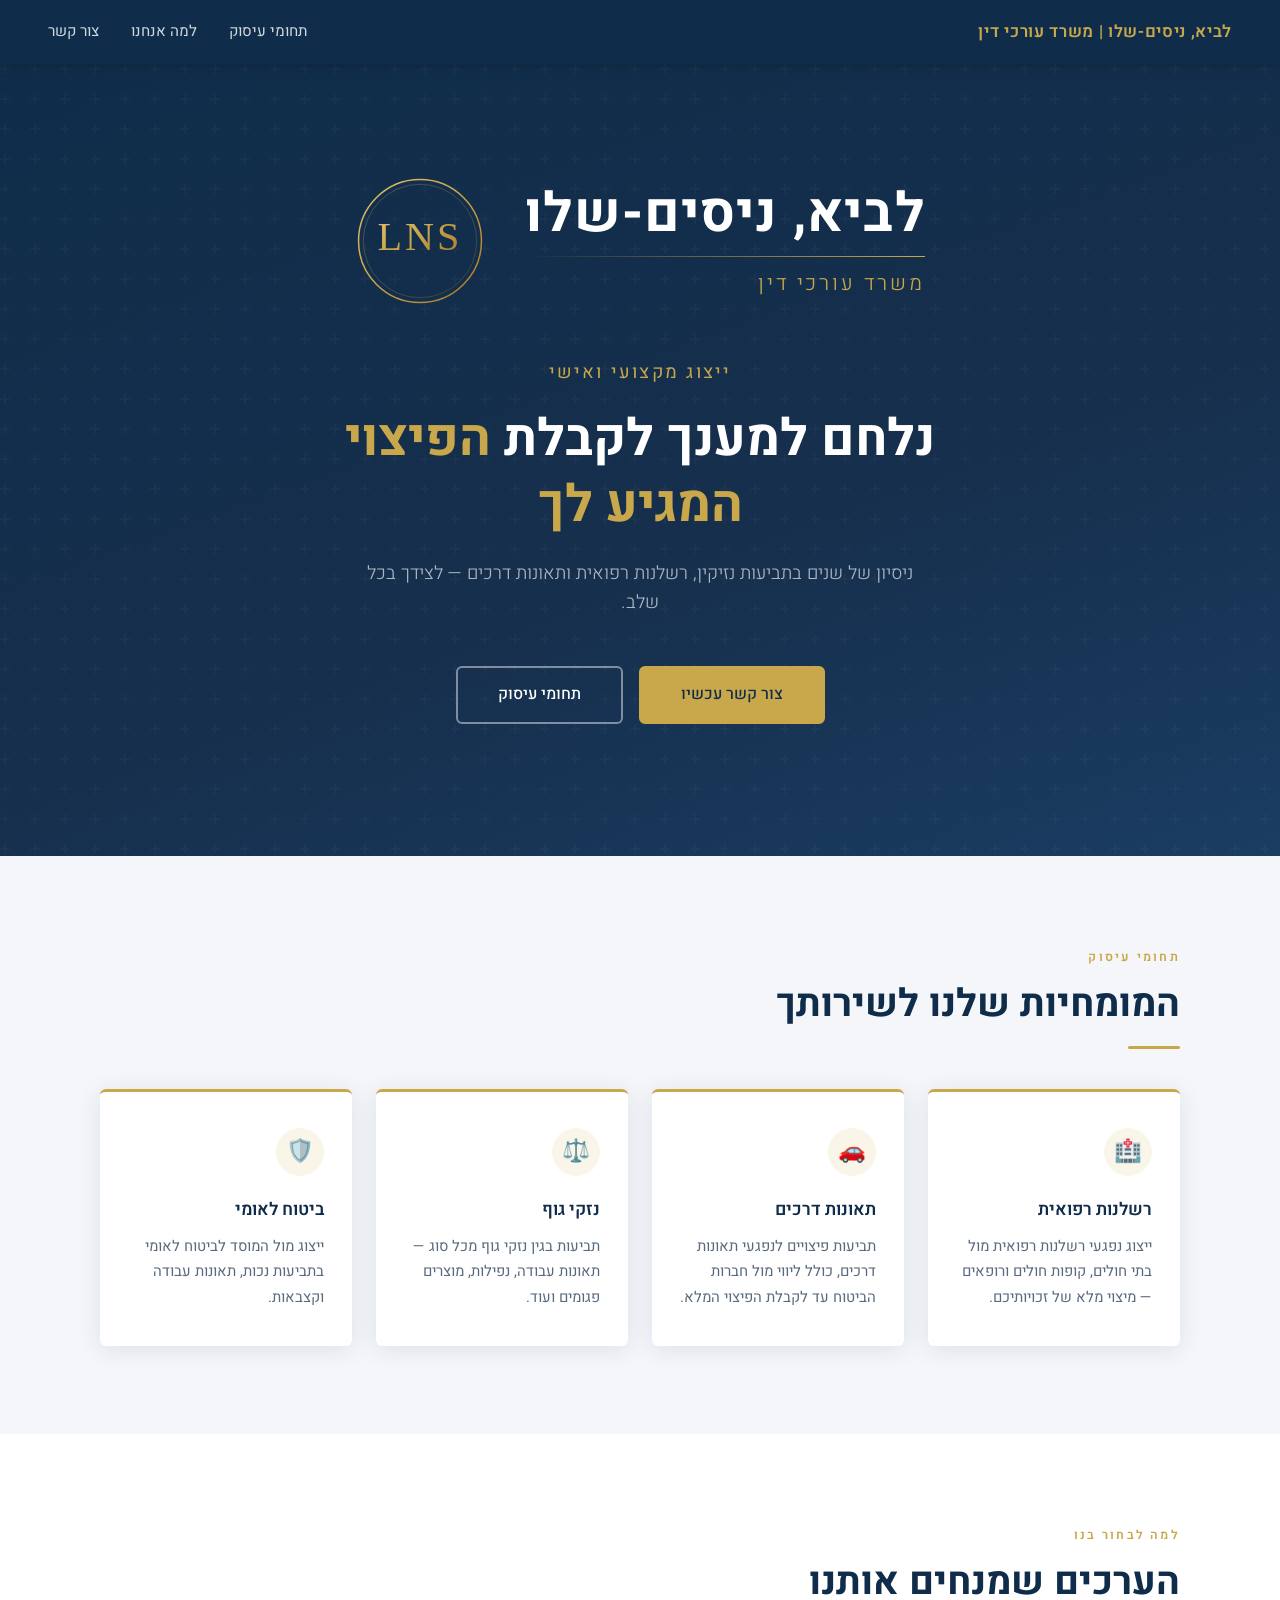
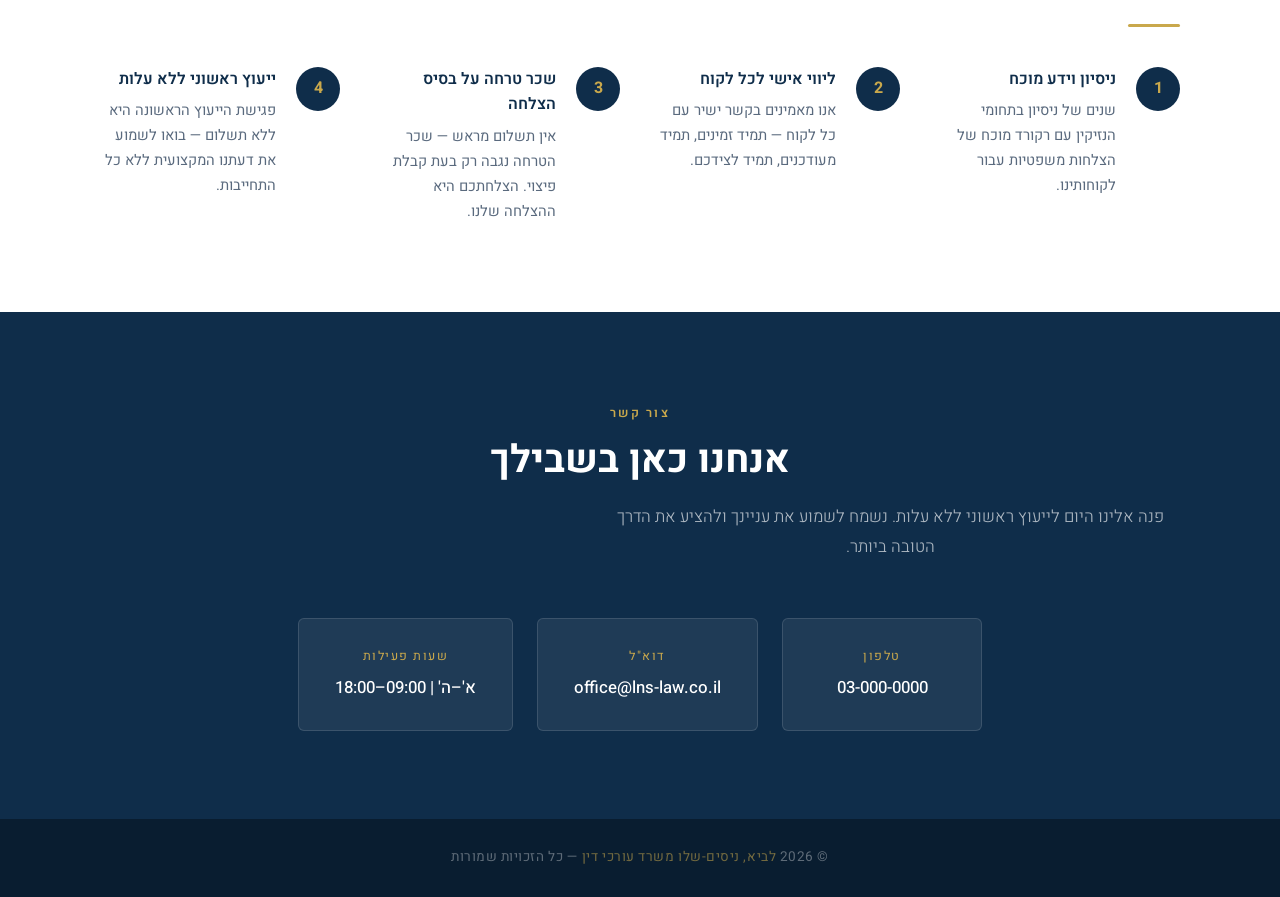
<file: index.html>
<!DOCTYPE html>
<html lang="he" dir="rtl">
<head>
    <meta charset="UTF-8">
    <meta name="viewport" content="width=device-width, initial-scale=1.0">
    <title>לביא, ניסים-שלו | משרד עורכי דין</title>
    <link href="https://fonts.googleapis.com/css2?family=Heebo:wght@300;400;500;600;700&display=swap" rel="stylesheet">
    <link rel="stylesheet" href="style.css">
</head>
<body>

    <nav>
        <a href="#" class="nav-brand">לביא, ניסים-שלו | משרד עורכי דין</a>
        <ul class="nav-links">
            <li><a href="#areas">תחומי עיסוק</a></li>
            <li><a href="#why">למה אנחנו</a></li>
            <li><a href="#contact">צור קשר</a></li>
        </ul>
    </nav>

    <section class="hero">
        <div class="hero-logo-block">
            <div class="hero-firm">
                <div class="hero-firm-name">לביא, ניסים-שלו</div>
                <div class="hero-firm-divider"></div>
                <div class="hero-firm-sub">משרד עורכי דין</div>
            </div>
            <div class="hero-emblem">
                <img src="logo.svg" alt="LNS">
            </div>
        </div>
        <div class="hero-tagline">ייצוג מקצועי ואישי</div>
        <h1>נלחם למענך לקבלת <em>הפיצוי המגיע לך</em></h1>
        <p class="hero-sub">ניסיון של שנים בתביעות נזיקין, רשלנות רפואית ותאונות דרכים — לצידך בכל שלב.</p>
        <div class="hero-cta">
            <a href="#contact" class="btn btn-gold">צור קשר עכשיו</a>
            <a href="#areas" class="btn btn-outline-white">תחומי עיסוק</a>
        </div>
    </section>

    <section class="areas-section" id="areas">
        <div class="section-inner">
            <div class="section-label">תחומי עיסוק</div>
            <h2 class="section-title">המומחיות שלנו לשירותך</h2>
            <div class="gold-divider"></div>
            <div class="areas-grid">
                <div class="area-card">
                    <div class="area-icon">🏥</div>
                    <h3>רשלנות רפואית</h3>
                    <p>ייצוג נפגעי רשלנות רפואית מול בתי חולים, קופות חולים ורופאים — מיצוי מלא של זכויותיכם.</p>
                </div>
                <div class="area-card">
                    <div class="area-icon">🚗</div>
                    <h3>תאונות דרכים</h3>
                    <p>תביעות פיצויים לנפגעי תאונות דרכים, כולל ליווי מול חברות הביטוח עד לקבלת הפיצוי המלא.</p>
                </div>
                <div class="area-card">
                    <div class="area-icon">⚖️</div>
                    <h3>נזקי גוף</h3>
                    <p>תביעות בגין נזקי גוף מכל סוג — תאונות עבודה, נפילות, מוצרים פגומים ועוד.</p>
                </div>
                <div class="area-card">
                    <div class="area-icon">🛡️</div>
                    <h3>ביטוח לאומי</h3>
                    <p>ייצוג מול המוסד לביטוח לאומי בתביעות נכות, תאונות עבודה וקצבאות.</p>
                </div>
            </div>
        </div>
    </section>

    <section class="why-section" id="why">
        <div class="section-inner">
            <div class="section-label">למה לבחור בנו</div>
            <h2 class="section-title">הערכים שמנחים אותנו</h2>
            <div class="gold-divider"></div>
            <div class="why-grid">
                <div class="why-item">
                    <div class="why-num">1</div>
                    <div>
                        <h3>ניסיון וידע מוכח</h3>
                        <p>שנים של ניסיון בתחומי הנזיקין עם רקורד מוכח של הצלחות משפטיות עבור לקוחותינו.</p>
                    </div>
                </div>
                <div class="why-item">
                    <div class="why-num">2</div>
                    <div>
                        <h3>ליווי אישי לכל לקוח</h3>
                        <p>אנו מאמינים בקשר ישיר עם כל לקוח — תמיד זמינים, תמיד מעודכנים, תמיד לצידכם.</p>
                    </div>
                </div>
                <div class="why-item">
                    <div class="why-num">3</div>
                    <div>
                        <h3>שכר טרחה על בסיס הצלחה</h3>
                        <p>אין תשלום מראש — שכר הטרחה נגבה רק בעת קבלת פיצוי. הצלחתכם היא ההצלחה שלנו.</p>
                    </div>
                </div>
                <div class="why-item">
                    <div class="why-num">4</div>
                    <div>
                        <h3>ייעוץ ראשוני ללא עלות</h3>
                        <p>פגישת הייעוץ הראשונה היא ללא תשלום — בואו לשמוע את דעתנו המקצועית ללא כל התחייבות.</p>
                    </div>
                </div>
            </div>
        </div>
    </section>

    <section class="contact-section" id="contact">
        <div class="section-inner">
            <div class="section-label">צור קשר</div>
            <h2 class="section-title">אנחנו כאן בשבילך</h2>
            <p class="section-desc">פנה אלינו היום לייעוץ ראשוני ללא עלות. נשמח לשמוע את עניינך ולהציע את הדרך הטובה ביותר.</p>
            <div class="contact-cards">
                <div class="contact-card">
                    <div class="cc-label">טלפון</div>
                    <a href="tel:+97200000000" class="cc-value">03-000-0000</a>
                </div>
                <div class="contact-card">
                    <div class="cc-label">דוא"ל</div>
                    <a href="mailto:office@lns-law.co.il" class="cc-value">office@lns-law.co.il</a>
                </div>
                <div class="contact-card">
                    <div class="cc-label">שעות פעילות</div>
                    <div class="cc-value">א'–ה' | 09:00–18:00</div>
                </div>
            </div>
        </div>
    </section>

    <footer>
        &copy; 2026 <span>לביא, ניסים-שלו משרד עורכי דין</span> &mdash; כל הזכויות שמורות
    </footer>

</body>
</html>
</file>
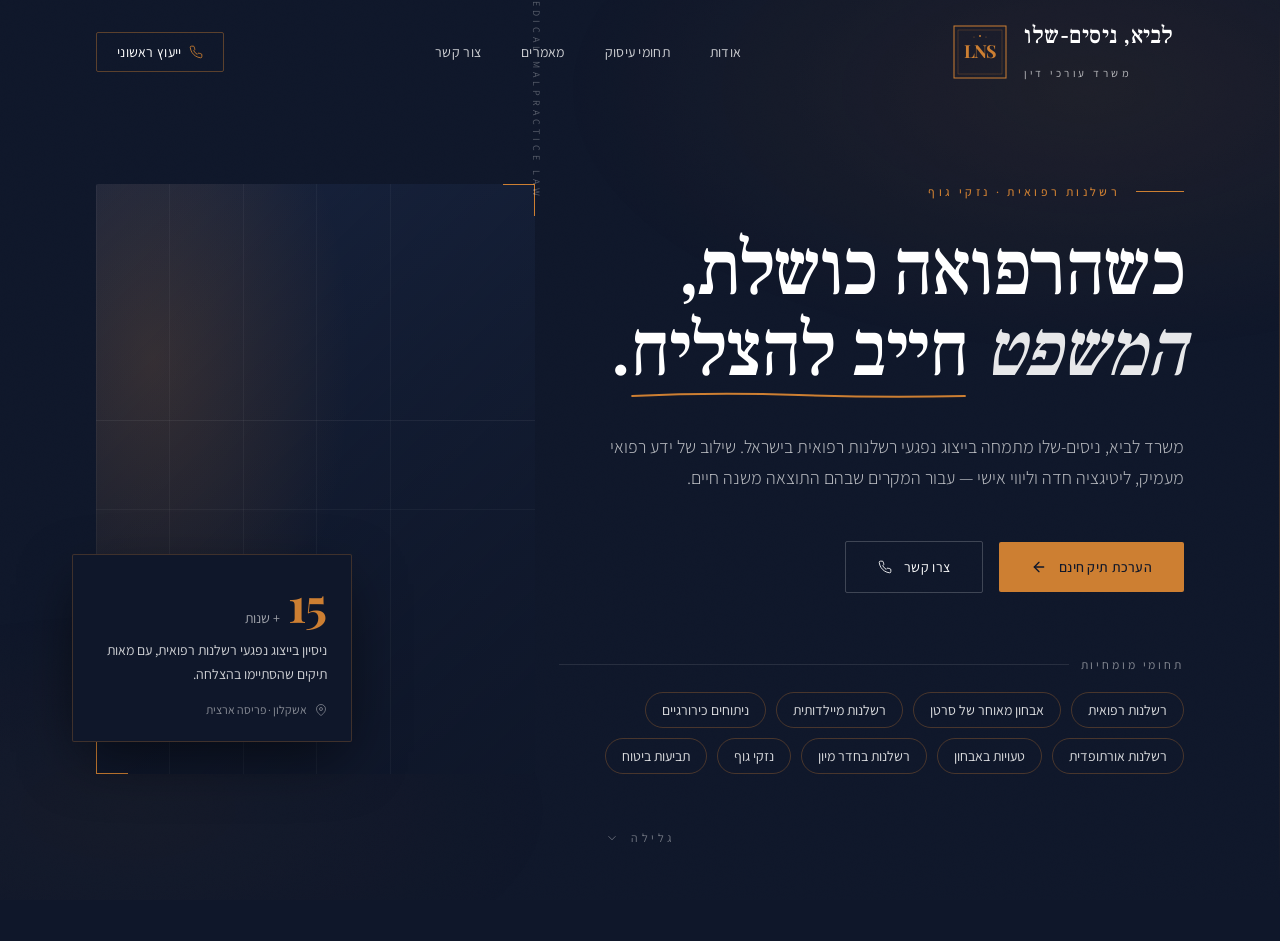
<file: site.html>
<!DOCTYPE html>
<html lang="he" dir="rtl">
<head>
<meta charset="UTF-8">
<meta name="viewport" content="width=device-width, initial-scale=1.0">
<title>לביא, ניסים-שלו | משרד עורכי דין</title>
<link href="https://fonts.googleapis.com/css2?family=Frank+Ruhl+Libre:wght@400;500;700;900&family=Playfair+Display:ital,wght@0,400;0,700;1,400&family=Assistant:wght@300;400;500;600;700&display=swap" rel="stylesheet">
<style>
  * { box-sizing: border-box; margin: 0; padding: 0; }
  html, body { min-height: 100vh; }

  body {
    direction: rtl;
    width: 100%;
    position: relative;
    overflow-x: hidden;
    background: #0F172A;
    color: white;
    font-family: 'Assistant', sans-serif;
  }

  .bg-mesh {
    position: fixed; inset: 0; opacity: 0.6; pointer-events: none; z-index: 1;
    background:
      radial-gradient(ellipse 70% 50% at 85% 10%, rgba(205,127,50,0.14), transparent 60%),
      radial-gradient(ellipse 60% 40% at 10% 90%, rgba(205,127,50,0.06), transparent 60%);
  }

  .bg-grain {
    position: fixed; inset: 0; opacity: 0.035; mix-blend-mode: overlay;
    pointer-events: none; z-index: 2;
    background-image: url("data:image/svg+xml,%3Csvg xmlns='http://www.w3.org/2000/svg' width='200' height='200'%3E%3Cfilter id='n'%3E%3CfeTurbulence type='fractalNoise' baseFrequency='0.9' numOctaves='3'/%3E%3C/filter%3E%3Crect width='200' height='200' filter='url(%23n)' opacity='0.8'/%3E%3C/svg%3E");
  }

  .bg-edge-line {
    position: fixed; right: 0; top: 0; bottom: 0; width: 1px; pointer-events: none; z-index: 3;
    background: linear-gradient(to bottom, transparent, rgba(205,127,50,0.3), transparent);
  }

  .header {
    position: relative; z-index: 20;
    display: flex; align-items: center; justify-content: space-between;
    padding: 24px 32px;
    animation: fadeInDown 0.6s ease-out;
  }
  @media (min-width: 768px) { .header { padding: 24px 64px; } }
  @media (min-width: 1024px) { .header { padding: 24px 96px; } }

  .logo-wrap { display: flex; align-items: center; gap: 16px; animation: fadeIn 0.8s ease-out; }
  .logo-text { display: flex; flex-direction: column; align-items: flex-end; }
  .logo-firm {
    font-family: 'Frank Ruhl Libre', serif; font-weight: 500;
    font-size: 20px; color: white; line-height: 1; letter-spacing: 0.01em;
  }
  @media (min-width: 768px) { .logo-firm { font-size: 24px; } }
  .logo-sub {
    font-size: 11px; text-transform: uppercase; letter-spacing: 0.32em;
    color: rgba(255,255,255,0.7); font-weight: 400;
  }

  .nav { display: none; align-items: center; gap: 40px; }
  @media (min-width: 1024px) { .nav { display: flex; } }
  .nav a {
    position: relative; font-size: 14px; letter-spacing: 0.02em;
    color: rgba(255,255,255,0.8); text-decoration: none; transition: color 0.3s;
  }
  .nav a:hover { color: white; }
  .nav a::after {
    content: ''; position: absolute; bottom: -4px; right: 0;
    height: 1px; width: 0; background: #CD7F32; transition: width 0.3s;
  }
  .nav a:hover::after { width: 100%; }

  .cta-phone {
    display: none; align-items: center; gap: 8px;
    border: 1px solid rgba(205,127,50,0.4); padding: 10px 20px;
    font-size: 14px; letter-spacing: 0.02em; color: white;
    text-decoration: none; border-radius: 2px; transition: all 0.3s;
  }
  @media (min-width: 768px) { .cta-phone { display: flex; } }
  .cta-phone:hover { border-color: #CD7F32; background: rgba(205,127,50,0.1); }

  .hero {
    position: relative; z-index: 10;
    max-width: 1400px; margin: 0 auto;
    display: grid; grid-template-columns: repeat(12, 1fr); gap: 24px;
    padding: 48px 32px 96px;
  }
  @media (min-width: 768px) { .hero { padding: 80px 64px 96px; } }
  @media (min-width: 1024px) { .hero { padding: 80px 96px 96px; } }

  .hero-left { grid-column: span 12; animation: slideUp 0.8s ease-out 0.2s both; }
  @media (min-width: 1024px) { .hero-left { grid-column: span 7; } }

  .eyebrow { display: flex; align-items: center; gap: 16px; margin-bottom: 32px; }
  .eyebrow-line { height: 1px; width: 48px; background: #CD7F32; }
  .eyebrow-text {
    font-size: 12px; text-transform: uppercase; letter-spacing: 0.28em;
    color: #CD7F32; font-weight: 500;
  }

  .headline {
    font-family: 'Frank Ruhl Libre', 'Playfair Display', serif;
    font-weight: 500; font-size: clamp(2.5rem, 6vw, 5rem); line-height: 1.05;
    letter-spacing: -0.02em; margin-bottom: 40px; color: white;
  }
  .italic { font-style: italic; color: rgba(255,255,255,0.9); }
  .headline-underline-wrap { position: relative; display: inline-block; }
  .headline-underline {
    position: absolute; bottom: -8px; right: 0; width: 100%; height: 10px;
  }

  .subcopy {
    max-width: 600px; font-size: 18px; line-height: 1.7;
    color: rgba(255,255,255,0.7); font-weight: 300; margin-bottom: 48px;
  }

  .ctas { display: flex; flex-wrap: wrap; align-items: center; gap: 16px; margin-bottom: 64px; }

  .btn-primary {
    display: flex; align-items: center; gap: 12px;
    background: #CD7F32; color: #0F172A; border: none;
    padding: 16px 32px; font-size: 14px; font-weight: 500;
    letter-spacing: 0.02em; border-radius: 2px;
    font-family: 'Assistant', sans-serif; cursor: pointer; transition: background 0.3s;
  }
  .btn-primary:hover { background: #E08B3A; }
  .btn-primary .arrow { width: 16px; height: 16px; transition: transform 0.3s; }
  .btn-primary:hover .arrow { transform: translateX(-4px); }

  .btn-secondary {
    display: flex; align-items: center; gap: 12px;
    background: transparent; color: white;
    border: 1px solid rgba(255,255,255,0.2);
    padding: 16px 32px; font-size: 14px; letter-spacing: 0.02em;
    border-radius: 2px; font-family: 'Assistant', sans-serif;
    cursor: pointer; transition: all 0.3s;
  }
  .btn-secondary:hover { border-color: #CD7F32; color: #CD7F32; }

  .expertise-header { display: flex; align-items: center; gap: 12px; margin-bottom: 20px; }
  .expertise-label {
    font-size: 12px; text-transform: uppercase; letter-spacing: 0.24em;
    color: rgba(255,255,255,0.5);
  }
  .expertise-header-line { flex: 1; height: 1px; background: rgba(255,255,255,0.1); }

  .expertise-pills { display: flex; flex-wrap: wrap; gap: 10px; }
  .pill {
    border: 1px solid rgba(205,127,50,0.3);
    padding: 8px 16px; font-size: 14px;
    color: rgba(255,255,255,0.85); background: transparent;
    border-radius: 999px; font-family: 'Assistant', sans-serif;
    cursor: pointer; transition: all 0.3s;
    opacity: 0; animation: pillIn 0.4s ease-out both;
  }
  .pill:hover { border-color: #CD7F32; color: white; background: rgba(205,127,50,0.1); }
  .pill:nth-child(1) { animation-delay: 0.9s; }
  .pill:nth-child(2) { animation-delay: 0.94s; }
  .pill:nth-child(3) { animation-delay: 0.98s; }
  .pill:nth-child(4) { animation-delay: 1.02s; }
  .pill:nth-child(5) { animation-delay: 1.06s; }
  .pill:nth-child(6) { animation-delay: 1.10s; }
  .pill:nth-child(7) { animation-delay: 1.14s; }
  .pill:nth-child(8) { animation-delay: 1.18s; }
  .pill:nth-child(9) { animation-delay: 1.22s; }

  .hero-right {
    display: none; position: relative; grid-column: span 5;
    animation: slideUp 0.8s ease-out 0.4s both;
  }
  @media (min-width: 1024px) { .hero-right { display: block; } }

  .image-frame { position: relative; height: 100%; min-height: 560px; width: 100%; }

  .image-bg {
    position: absolute; inset: 0; overflow: hidden; border-radius: 2px;
    background:
      linear-gradient(135deg, rgba(15,23,42,0.3) 0%, rgba(15,23,42,0.85) 100%),
      linear-gradient(180deg, #1a2744 0%, #0F172A 100%);
  }
  .image-light {
    position: absolute; left: 0; top: 0; height: 100%; width: 66%;
    background: radial-gradient(ellipse at 20% 30%, rgba(205,127,50,0.18), transparent 60%);
  }
  .image-verticals { position: absolute; inset: 0; display: flex; }
  .image-verticals > div { flex: 1; border-left: 1px solid rgba(255,255,255,0.04); }
  .image-verticals > div:first-child { border-left: none; }
  .image-shelf-1 { position: absolute; left: 0; right: 0; top: 40%; height: 1px; background: rgba(255,255,255,0.06); }
  .image-shelf-2 { position: absolute; left: 0; right: 0; top: 55%; height: 1px; background: rgba(255,255,255,0.04); }

  .corner { position: absolute; background: #CD7F32; }
  .corner-tr-v { right: 0; top: 0; height: 32px; width: 1px; }
  .corner-tr-h { right: 0; top: 0; height: 1px; width: 32px; }
  .corner-bl-v { left: 0; bottom: 0; height: 32px; width: 1px; }
  .corner-bl-h { left: 0; bottom: 0; height: 1px; width: 32px; }

  .credibility-card {
    position: absolute; left: -24px; bottom: 32px; max-width: 280px;
    background: #0F172A; padding: 24px; border-radius: 2px;
    box-shadow: 0 20px 60px -10px rgba(0,0,0,0.6);
    border: 1px solid rgba(205,127,50,0.25);
    animation: slideInLeft 0.7s ease-out 1.2s both;
  }
  .credibility-number-row { display: flex; align-items: baseline; gap: 8px; margin-bottom: 12px; }
  .credibility-number {
    font-family: 'Playfair Display', serif; font-weight: 700;
    font-size: 48px; line-height: 1; color: #CD7F32;
  }
  .credibility-years { font-size: 14px; color: rgba(255,255,255,0.6); }
  .credibility-desc { font-size: 14px; line-height: 1.7; color: rgba(255,255,255,0.8); }
  .credibility-location {
    margin-top: 16px; display: flex; align-items: center; gap: 8px;
    font-size: 12px; color: rgba(255,255,255,0.5);
  }

  .vertical-label {
    position: absolute; right: -8px; top: 16px;
    transform-origin: top right; transform: rotate(90deg);
    font-size: 10px; text-transform: uppercase;
    letter-spacing: 0.4em; color: rgba(255,255,255,0.3); white-space: nowrap;
  }

  .scroll-indicator {
    grid-column: span 12; margin-top: 32px;
    display: flex; align-items: center; justify-content: center; gap: 12px;
    font-size: 12px; color: rgba(255,255,255,0.4);
    animation: fadeIn 0.6s ease-out 1.6s both;
  }
  .scroll-text { letter-spacing: 0.3em; text-transform: uppercase; }
  .chevron-anim { animation: bounce 2s ease-in-out infinite; }

  @keyframes fadeIn { from { opacity: 0; } to { opacity: 1; } }
  @keyframes fadeInDown { from { opacity: 0; transform: translateY(-12px); } to { opacity: 1; transform: translateY(0); } }
  @keyframes slideUp { from { opacity: 0; transform: translateY(24px); } to { opacity: 1; transform: translateY(0); } }
  @keyframes slideInLeft { from { opacity: 0; transform: translateX(20px); } to { opacity: 1; transform: translateX(0); } }
  @keyframes bounce { 0%, 100% { transform: translateY(0); } 50% { transform: translateY(6px); } }
  @keyframes pillIn { from { opacity: 0; transform: scale(0.92); } to { opacity: 1; transform: scale(1); } }
</style>
</head>
<body>
  <div class="bg-mesh"></div>
  <div class="bg-grain"></div>
  <div class="bg-edge-line"></div>

  <header class="header">
    <div class="logo-wrap">
      <div class="logo-text">
        <span class="logo-firm">לביא, ניסים-שלו</span>
        <svg width="160" height="6" viewBox="0 0 160 6" style="margin: 6px 0;" preserveAspectRatio="none">
          <defs>
            <linearGradient id="taperGrad" x1="0" y1="0" x2="1" y2="0">
              <stop offset="0%" stop-color="#CD7F32" stop-opacity="0"/>
              <stop offset="20%" stop-color="#CD7F32" stop-opacity="1"/>
              <stop offset="50%" stop-color="#E8A04A" stop-opacity="1"/>
              <stop offset="80%" stop-color="#CD7F32" stop-opacity="1"/>
              <stop offset="100%" stop-color="#CD7F32" stop-opacity="0"/>
            </linearGradient>
          </defs>
          <path d="M 0 3 Q 40 3 80 3 Q 120 3 160 3" stroke="url(#taperGrad)" stroke-width="2.2" fill="none"/>
        </svg>
        <span class="logo-sub">משרד עורכי דין</span>
      </div>
      <svg width="56" height="56" viewBox="0 0 56 56" style="display: block;">
        <rect x="2" y="2" width="52" height="52" fill="none" stroke="#CD7F32" stroke-width="1"/>
        <rect x="6" y="6" width="44" height="44" fill="none" stroke="#CD7F32" stroke-width="0.5" opacity="0.5"/>
        <text x="28" y="34" text-anchor="middle" fill="#CD7F32" font-size="18" font-family="'Playfair Display', serif" font-weight="700" letter-spacing="-1">LNS</text>
        <circle cx="28" cy="12" r="1" fill="#CD7F32"/>
        <circle cx="22" cy="13" r="0.6" fill="#CD7F32" opacity="0.6"/>
        <circle cx="34" cy="13" r="0.6" fill="#CD7F32" opacity="0.6"/>
      </svg>
    </div>

    <nav class="nav">
      <a href="#">אודות</a>
      <a href="#">תחומי עיסוק</a>
      <a href="#">מאמרים</a>
      <a href="#">צור קשר</a>
    </nav>

    <a href="tel:+972" class="cta-phone">
      <svg style="width:14px;height:14px;color:#CD7F32;" viewBox="0 0 24 24" fill="none" stroke="currentColor" stroke-width="1.5"><path d="M22 16.92v3a2 2 0 0 1-2.18 2 19.79 19.79 0 0 1-8.63-3.07 19.5 19.5 0 0 1-6-6 19.79 19.79 0 0 1-3.07-8.67A2 2 0 0 1 4.11 2h3a2 2 0 0 1 2 1.72 12.84 12.84 0 0 0 .7 2.81 2 2 0 0 1-.45 2.11L8.09 9.91a16 16 0 0 0 6 6l1.27-1.27a2 2 0 0 1 2.11-.45 12.84 12.84 0 0 0 2.81.7A2 2 0 0 1 22 16.92z"/></svg>
      <span>ייעוץ ראשוני</span>
    </a>
  </header>

  <section class="hero">
    <div class="hero-left">
      <div class="eyebrow">
        <div class="eyebrow-line"></div>
        <span class="eyebrow-text">רשלנות רפואית · נזקי גוף</span>
      </div>

      <h1 class="headline">
        כשהרפואה כושלת,<br>
        <span class="italic">המשפט</span>
        <span class="headline-underline-wrap">
          חייב להצליח
          <svg class="headline-underline" viewBox="0 0 300 10" preserveAspectRatio="none">
            <path d="M2 6 Q 75 2, 150 5 T 298 6" stroke="#CD7F32" stroke-width="2" fill="none" stroke-linecap="round"/>
          </svg>
        </span>.
      </h1>

      <p class="subcopy">משרד לביא, ניסים-שלו מתמחה בייצוג נפגעי רשלנות רפואית בישראל. שילוב של ידע רפואי מעמיק, ליטיגציה חדה וליווי אישי — עבור המקרים שבהם התוצאה משנה חיים.</p>

      <div class="ctas">
        <button class="btn-primary">
          <span>הערכת תיק חינם</span>
          <svg class="arrow" viewBox="0 0 24 24" fill="none" stroke="currentColor" stroke-width="2" stroke-linecap="round" stroke-linejoin="round"><line x1="19" y1="12" x2="5" y2="12"/><polyline points="12 19 5 12 12 5"/></svg>
        </button>
        <button class="btn-secondary">
          <span>צרו קשר</span>
          <svg style="width:14px;height:14px;" viewBox="0 0 24 24" fill="none" stroke="currentColor" stroke-width="1.5"><path d="M22 16.92v3a2 2 0 0 1-2.18 2 19.79 19.79 0 0 1-8.63-3.07 19.5 19.5 0 0 1-6-6 19.79 19.79 0 0 1-3.07-8.67A2 2 0 0 1 4.11 2h3a2 2 0 0 1 2 1.72 12.84 12.84 0 0 0 .7 2.81 2 2 0 0 1-.45 2.11L8.09 9.91a16 16 0 0 0 6 6l1.27-1.27a2 2 0 0 1 2.11-.45 12.84 12.84 0 0 0 2.81.7A2 2 0 0 1 22 16.92z"/></svg>
        </button>
      </div>

      <div class="expertise-header">
        <span class="expertise-label">תחומי מומחיות</span>
        <div class="expertise-header-line"></div>
      </div>

      <div class="expertise-pills">
        <button class="pill">רשלנות רפואית</button>
        <button class="pill">אבחון מאוחר של סרטן</button>
        <button class="pill">רשלנות מיילדותית</button>
        <button class="pill">ניתוחים כירורגיים</button>
        <button class="pill">רשלנות אורתופדית</button>
        <button class="pill">טעויות באבחון</button>
        <button class="pill">רשלנות בחדר מיון</button>
        <button class="pill">נזקי גוף</button>
        <button class="pill">תביעות ביטוח</button>
      </div>
    </div>

    <aside class="hero-right">
      <div class="image-frame">
        <div class="image-bg">
          <div class="image-light"></div>
          <div class="image-verticals">
            <div></div><div></div><div></div><div></div><div></div><div></div>
          </div>
          <div class="image-shelf-1"></div>
          <div class="image-shelf-2"></div>
        </div>

        <div class="corner corner-tr-v"></div>
        <div class="corner corner-tr-h"></div>
        <div class="corner corner-bl-v"></div>
        <div class="corner corner-bl-h"></div>

        <div class="credibility-card">
          <div class="credibility-number-row">
            <span class="credibility-number">15</span>
            <span class="credibility-years">+ שנות</span>
          </div>
          <p class="credibility-desc">ניסיון בייצוג נפגעי רשלנות רפואית, עם מאות תיקים שהסתיימו בהצלחה.</p>
          <div class="credibility-location">
            <svg style="width:12px;height:12px;" viewBox="0 0 24 24" fill="none" stroke="currentColor" stroke-width="1.5"><path d="M21 10c0 7-9 13-9 13s-9-6-9-13a9 9 0 0 1 18 0z"/><circle cx="12" cy="10" r="3"/></svg>
            <span>אשקלון · פריסה ארצית</span>
          </div>
        </div>

        <div class="vertical-label">Est. Medical Malpractice Law</div>
      </div>
    </aside>

    <div class="scroll-indicator">
      <span class="scroll-text">גלילה</span>
      <svg class="chevron-anim" style="width:14px;height:14px;" viewBox="0 0 24 24" fill="none" stroke="currentColor" stroke-width="1.5"><polyline points="6 9 12 15 18 9"/></svg>
    </div>
  </section>
</body>
</html>
</file>
<file: style.css>
/* ═══════════════════════════════════════════
   LNS Law Firm — Main Stylesheet
   ═══════════════════════════════════════════ */

/* ── Reset ── */
*, *::before, *::after {
    margin: 0;
    padding: 0;
    box-sizing: border-box;
}

/* ── Design tokens ── */
:root {
    --navy:       #0f2d4a;
    --navy-light: #1a3d62;
    --gold:       #c9a84c;
    --gold-light: #e0c070;
    --white:      #ffffff;
    --off-white:  #f4f6f9;
    --text:       #1a2535;
    --muted:      #5a6a7e;
    --radius:     6px;
    --shadow:     0 4px 24px rgba(15, 45, 74, 0.10);
    --transition: 0.22s ease;
}

/* ── Base ── */
html {
    scroll-behavior: smooth;
}

body {
    font-family: 'Heebo', Arial, sans-serif;
    background: var(--white);
    color: var(--text);
    line-height: 1.6;
}

/* ══════════════════════════════════════════
   NAVIGATION
══════════════════════════════════════════ */
nav {
    position: sticky;
    top: 0;
    z-index: 100;
    background: var(--navy);
    display: flex;
    align-items: center;
    justify-content: space-between;
    padding: 0 48px;
    height: 64px;
    box-shadow: 0 2px 12px rgba(0, 0, 0, 0.18);
}

.nav-brand {
    color: var(--gold);
    font-size: 1.05rem;
    font-weight: 600;
    letter-spacing: 0.04em;
    text-decoration: none;
}

.nav-links {
    display: flex;
    gap: 32px;
    list-style: none;
}

.nav-links a {
    color: rgba(255, 255, 255, 0.82);
    text-decoration: none;
    font-size: 0.95rem;
    transition: color var(--transition);
}

.nav-links a:hover {
    color: var(--gold);
}

/* ══════════════════════════════════════════
   HERO
══════════════════════════════════════════ */
.hero {
    background: linear-gradient(160deg, var(--navy) 0%, #162f4d 60%, #1a3d62 100%);
    min-height: 88vh;
    display: flex;
    flex-direction: column;
    align-items: center;
    justify-content: center;
    text-align: center;
    padding: 60px 24px 80px;
    position: relative;
    overflow: hidden;
}

.hero::before {
    content: '';
    position: absolute;
    inset: 0;
    background: url("data:image/svg+xml,%3Csvg width='60' height='60' viewBox='0 0 60 60' xmlns='http://www.w3.org/2000/svg'%3E%3Cg fill='none' fill-rule='evenodd'%3E%3Cg fill='%23ffffff' fill-opacity='0.025'%3E%3Cpath d='M36 34v-4h-2v4h-4v2h4v4h2v-4h4v-2h-4zm0-30V0h-2v4h-4v2h4v4h2V6h4V4h-4zM6 34v-4H4v4H0v2h4v4h2v-4h4v-2H6zM6 4V0H4v4H0v2h4v4h2V6h4V4H6z'/%3E%3C/g%3E%3C/g%3E%3C/svg%3E");
}

/* Logo block */
.hero-logo-block {
    display: flex;
    align-items: center;
    justify-content: center;
    gap: 40px;
    margin-bottom: 52px;
    position: relative;
    flex-wrap: wrap;
}

.hero-emblem img {
    width: 130px;
    height: 130px;
    display: block;
}

.hero-firm {
    text-align: right;
}

.hero-firm-name {
    font-size: clamp(2rem, 5vw, 3.4rem);
    font-weight: 700;
    color: var(--white);
    letter-spacing: 0.02em;
    line-height: 1.15;
    margin-bottom: 10px;
}

.hero-firm-divider {
    width: 100%;
    height: 1px;
    background: linear-gradient(to left, var(--gold), transparent);
    margin-bottom: 10px;
}

.hero-firm-sub {
    font-size: clamp(1rem, 2.2vw, 1.3rem);
    font-weight: 300;
    color: var(--gold);
    letter-spacing: 0.14em;
}

/* Tagline + heading */
.hero-tagline {
    font-size: clamp(0.95rem, 2vw, 1.15rem);
    color: var(--gold);
    font-weight: 400;
    letter-spacing: 0.12em;
    text-transform: uppercase;
    margin-bottom: 18px;
    position: relative;
}

.hero h1 {
    font-size: clamp(2rem, 4.5vw, 3.2rem);
    font-weight: 700;
    color: var(--white);
    line-height: 1.3;
    max-width: 720px;
    margin-bottom: 20px;
    position: relative;
}

.hero h1 em {
    color: var(--gold);
    font-style: normal;
}

.hero-sub {
    font-size: clamp(1rem, 2vw, 1.15rem);
    color: rgba(255, 255, 255, 0.65);
    max-width: 560px;
    margin-bottom: 48px;
    font-weight: 300;
    position: relative;
}

.hero-cta {
    display: flex;
    gap: 16px;
    flex-wrap: wrap;
    justify-content: center;
    position: relative;
}

/* ══════════════════════════════════════════
   BUTTONS
══════════════════════════════════════════ */
.btn {
    display: inline-block;
    padding: 14px 40px;
    font-family: inherit;
    font-size: 1rem;
    font-weight: 500;
    border-radius: var(--radius);
    text-decoration: none;
    cursor: pointer;
    border: 2px solid transparent;
    transition: all var(--transition);
}

.btn-gold {
    background: var(--gold);
    color: var(--navy);
    border-color: var(--gold);
}

.btn-gold:hover {
    background: var(--gold-light);
    border-color: var(--gold-light);
    transform: translateY(-2px);
    box-shadow: 0 6px 20px rgba(201, 168, 76, 0.35);
}

.btn-outline-white {
    background: transparent;
    color: var(--white);
    border-color: rgba(255, 255, 255, 0.45);
}

.btn-outline-white:hover {
    border-color: var(--white);
    background: rgba(255, 255, 255, 0.08);
    transform: translateY(-2px);
}

/* ══════════════════════════════════════════
   SECTIONS — SHARED
══════════════════════════════════════════ */
section {
    padding: 88px 24px;
}

.section-inner {
    max-width: 1080px;
    margin: 0 auto;
}

.section-label {
    display: inline-block;
    font-size: 0.78rem;
    font-weight: 600;
    letter-spacing: 0.18em;
    text-transform: uppercase;
    color: var(--gold);
    margin-bottom: 12px;
}

.section-title {
    font-size: clamp(1.7rem, 3.5vw, 2.4rem);
    font-weight: 700;
    color: var(--navy);
    margin-bottom: 16px;
    line-height: 1.3;
}

.section-desc {
    font-size: 1.05rem;
    color: var(--muted);
    max-width: 580px;
    font-weight: 300;
    margin-bottom: 56px;
    line-height: 1.8;
}

.gold-divider {
    width: 52px;
    height: 3px;
    background: var(--gold);
    border-radius: 2px;
    margin-bottom: 40px;
}

/* ══════════════════════════════════════════
   PRACTICE AREAS
══════════════════════════════════════════ */
.areas-section {
    background: var(--off-white);
}

.areas-grid {
    display: grid;
    grid-template-columns: repeat(auto-fit, minmax(220px, 1fr));
    gap: 24px;
}

.area-card {
    background: var(--white);
    border-radius: var(--radius);
    padding: 36px 28px;
    box-shadow: var(--shadow);
    border-top: 3px solid var(--gold);
    transition: transform var(--transition), box-shadow var(--transition);
}

.area-card:hover {
    transform: translateY(-4px);
    box-shadow: 0 12px 32px rgba(15, 45, 74, 0.14);
}

.area-icon {
    width: 48px;
    height: 48px;
    background: rgba(201, 168, 76, 0.12);
    border-radius: 50%;
    display: flex;
    align-items: center;
    justify-content: center;
    margin-bottom: 20px;
    font-size: 1.4rem;
}

.area-card h3 {
    font-size: 1.1rem;
    font-weight: 600;
    color: var(--navy);
    margin-bottom: 10px;
}

.area-card p {
    font-size: 0.93rem;
    color: var(--muted);
    line-height: 1.7;
}

/* ══════════════════════════════════════════
   WHY US
══════════════════════════════════════════ */
.why-section {
    background: var(--white);
}

.why-grid {
    display: grid;
    grid-template-columns: repeat(auto-fit, minmax(240px, 1fr));
    gap: 40px;
}

.why-item {
    display: flex;
    gap: 20px;
    align-items: flex-start;
}

.why-num {
    flex-shrink: 0;
    width: 44px;
    height: 44px;
    background: var(--navy);
    color: var(--gold);
    border-radius: 50%;
    display: flex;
    align-items: center;
    justify-content: center;
    font-weight: 700;
    font-size: 1rem;
}

.why-item h3 {
    font-size: 1rem;
    font-weight: 600;
    color: var(--navy);
    margin-bottom: 6px;
}

.why-item p {
    font-size: 0.92rem;
    color: var(--muted);
    line-height: 1.7;
}

/* ══════════════════════════════════════════
   CONTACT
══════════════════════════════════════════ */
.contact-section {
    background: var(--navy);
    color: var(--white);
    text-align: center;
}

.contact-section .section-title {
    color: var(--white);
}

.contact-section .section-desc {
    color: rgba(255, 255, 255, 0.65);
}

.contact-cards {
    display: flex;
    flex-wrap: wrap;
    justify-content: center;
    gap: 24px;
    margin-top: 48px;
}

.contact-card {
    background: rgba(255, 255, 255, 0.07);
    border: 1px solid rgba(255, 255, 255, 0.12);
    border-radius: var(--radius);
    padding: 28px 36px;
    min-width: 200px;
    transition: background var(--transition);
}

.contact-card:hover {
    background: rgba(255, 255, 255, 0.12);
}

.contact-card .cc-label {
    font-size: 0.78rem;
    letter-spacing: 0.12em;
    text-transform: uppercase;
    color: var(--gold);
    margin-bottom: 8px;
}

.contact-card .cc-value {
    font-size: 1.05rem;
    font-weight: 500;
    color: var(--white);
    text-decoration: none;
}

.contact-card a.cc-value:hover {
    color: var(--gold);
}

/* ══════════════════════════════════════════
   FOOTER
══════════════════════════════════════════ */
footer {
    background: #091d30;
    color: rgba(255, 255, 255, 0.35);
    text-align: center;
    padding: 28px 24px;
    font-size: 0.85rem;
    letter-spacing: 0.04em;
}

footer span {
    color: rgba(201, 168, 76, 0.55);
}

/* ══════════════════════════════════════════
   RESPONSIVE
══════════════════════════════════════════ */
@media (max-width: 640px) {
    nav {
        padding: 0 20px;
    }

    .nav-links {
        gap: 20px;
    }

    .nav-links a {
        font-size: 0.85rem;
    }

    section {
        padding: 64px 20px;
    }
}
</file>
